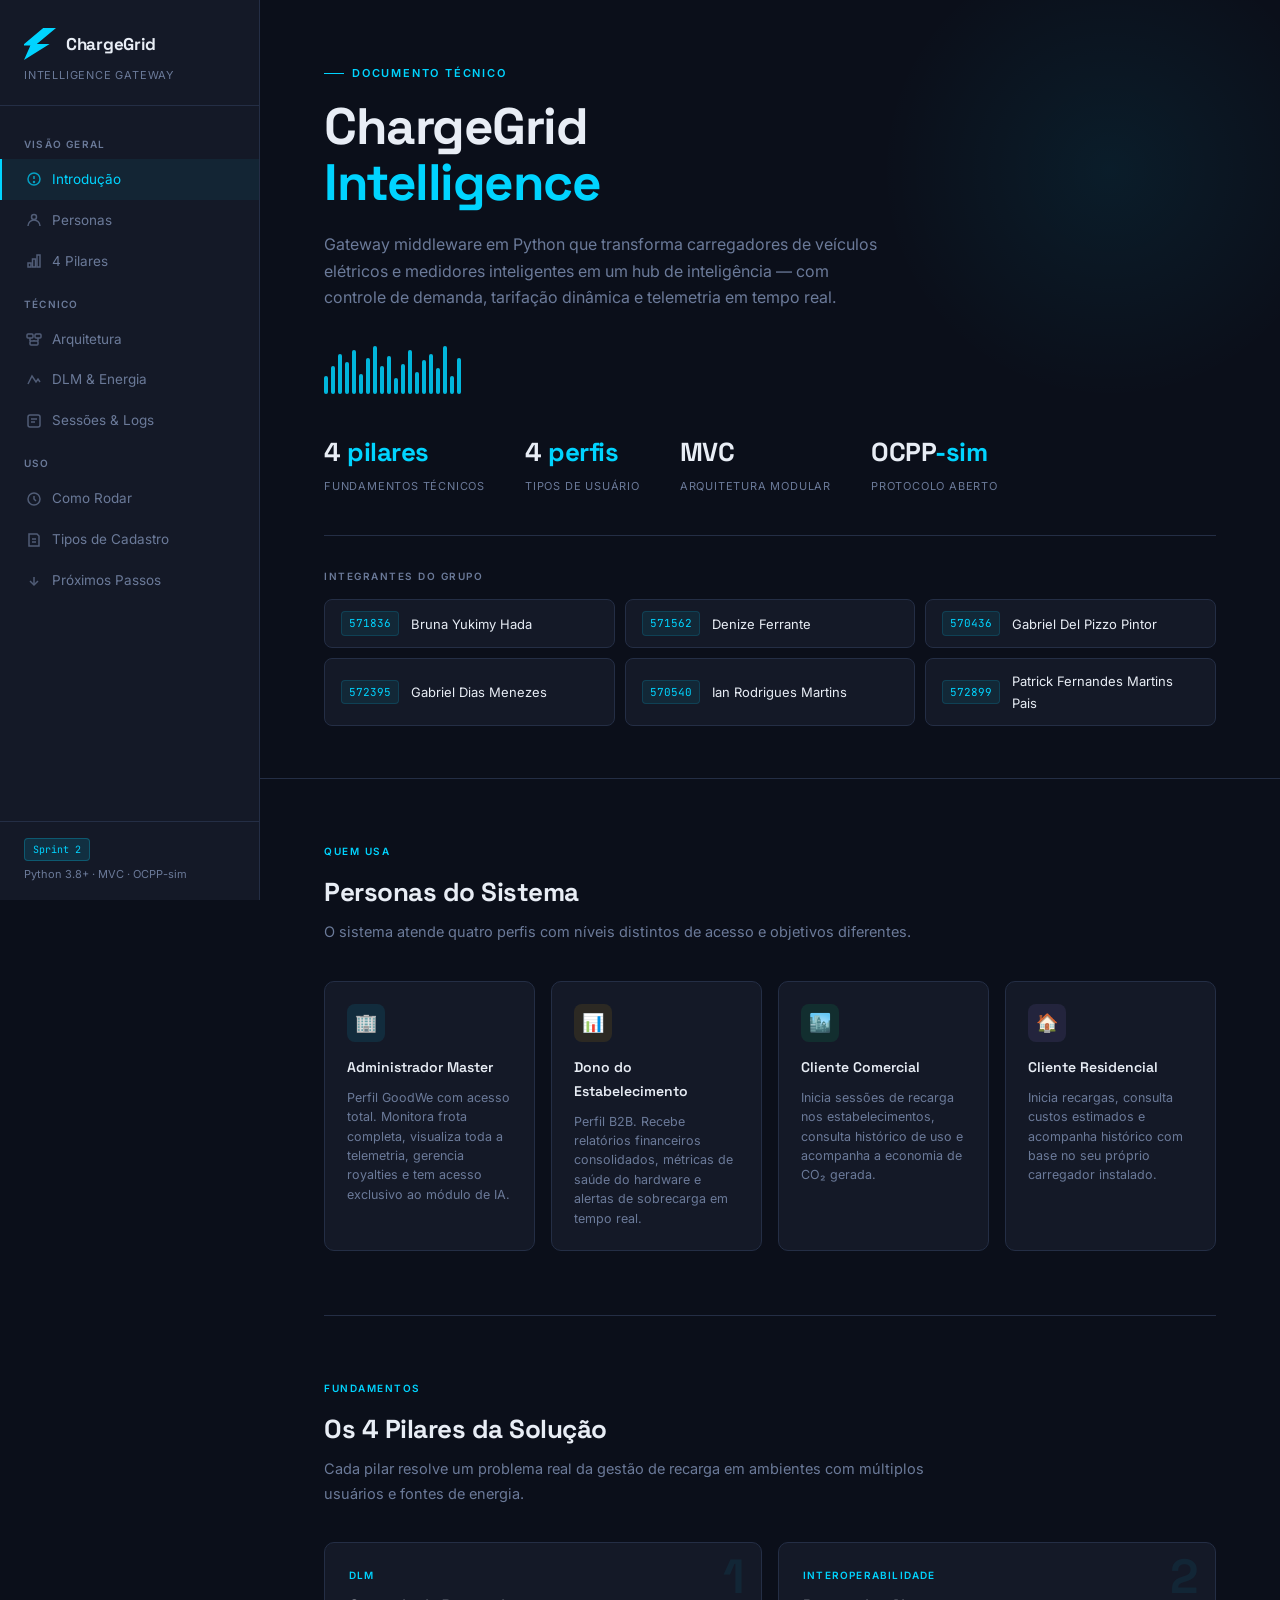
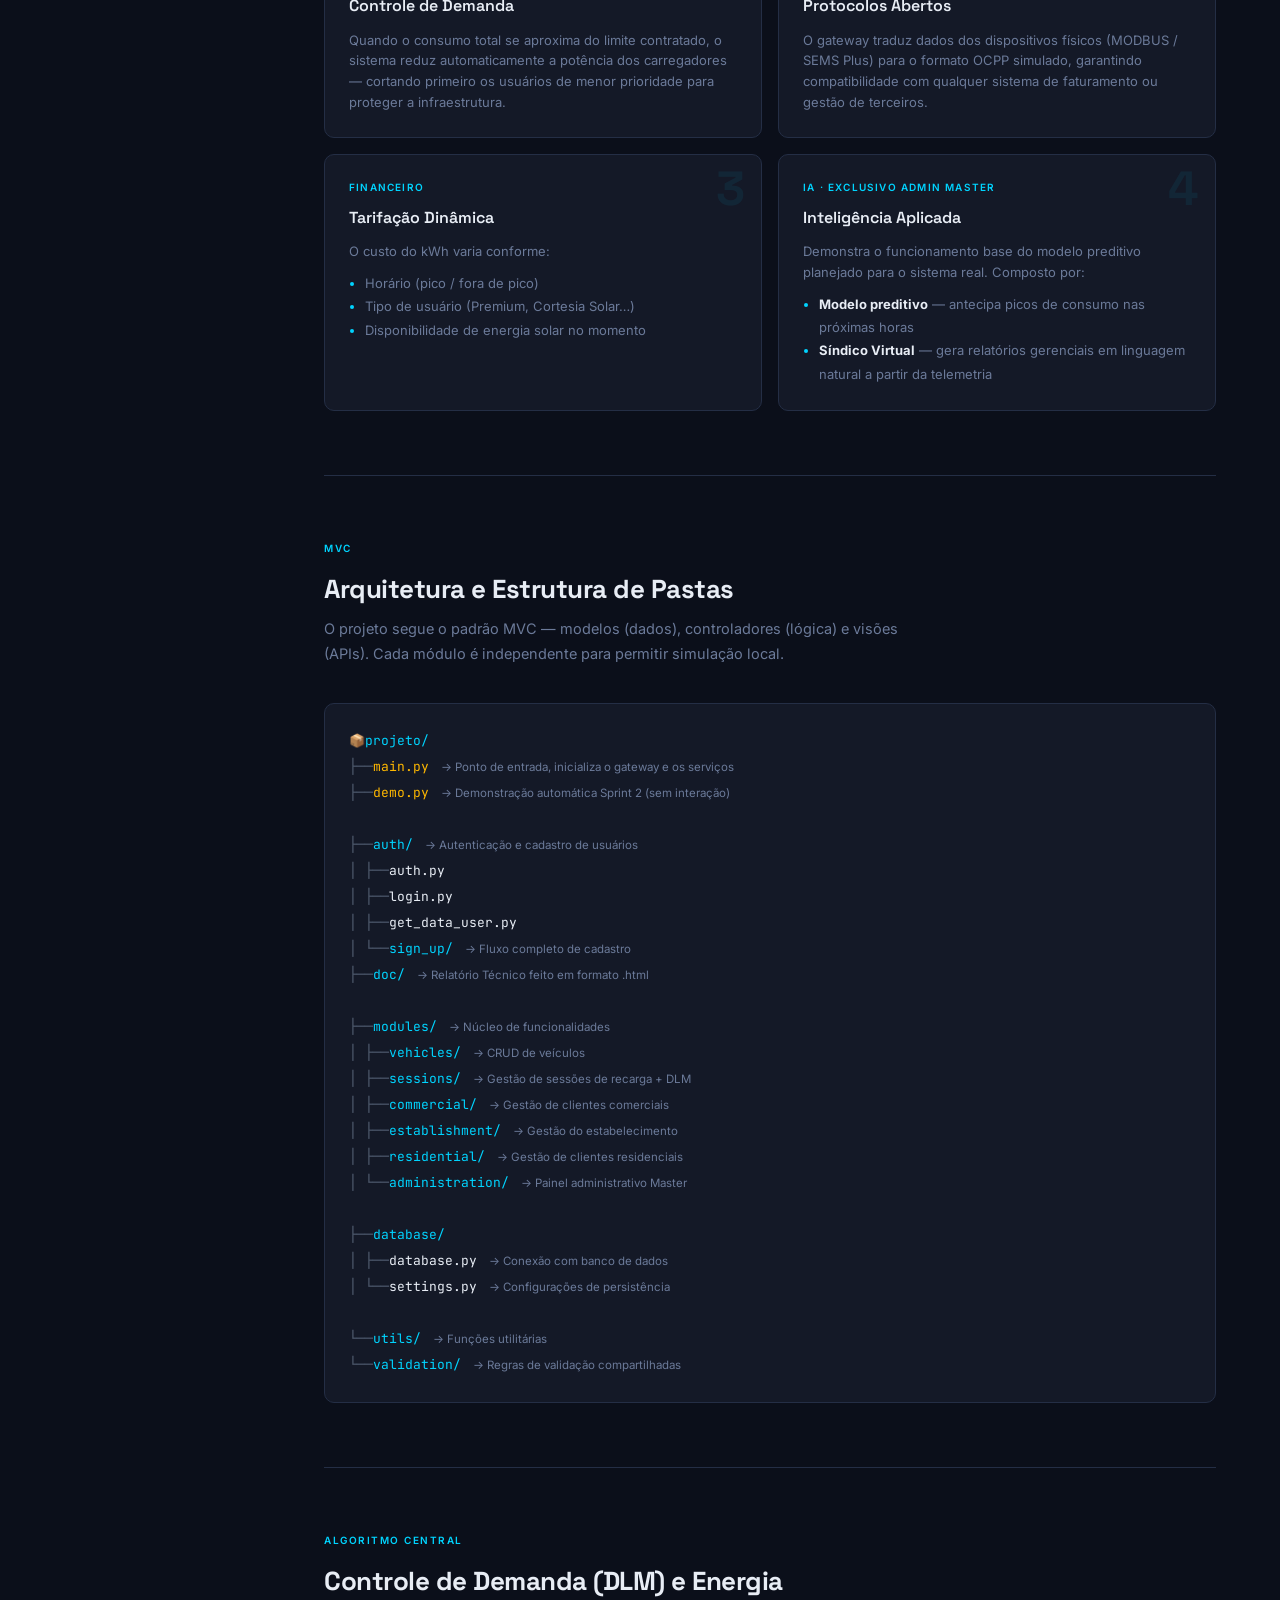
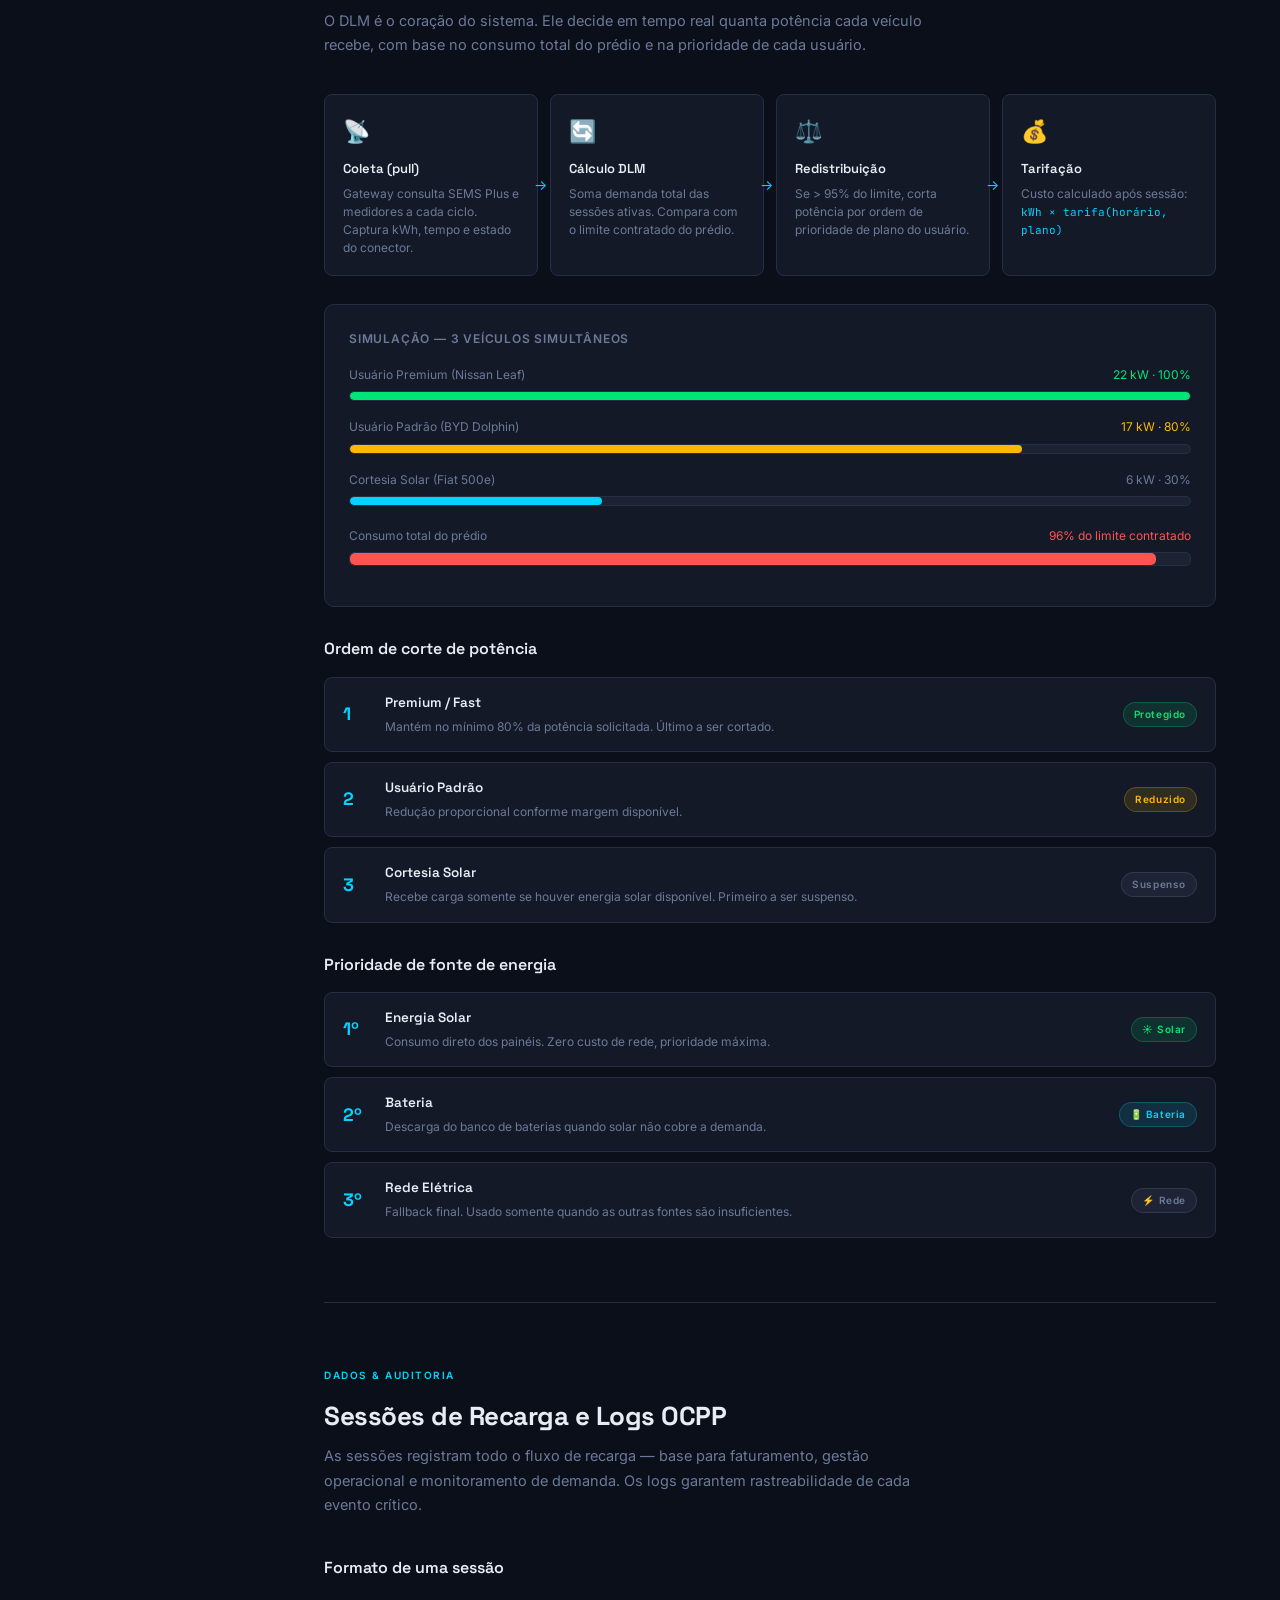
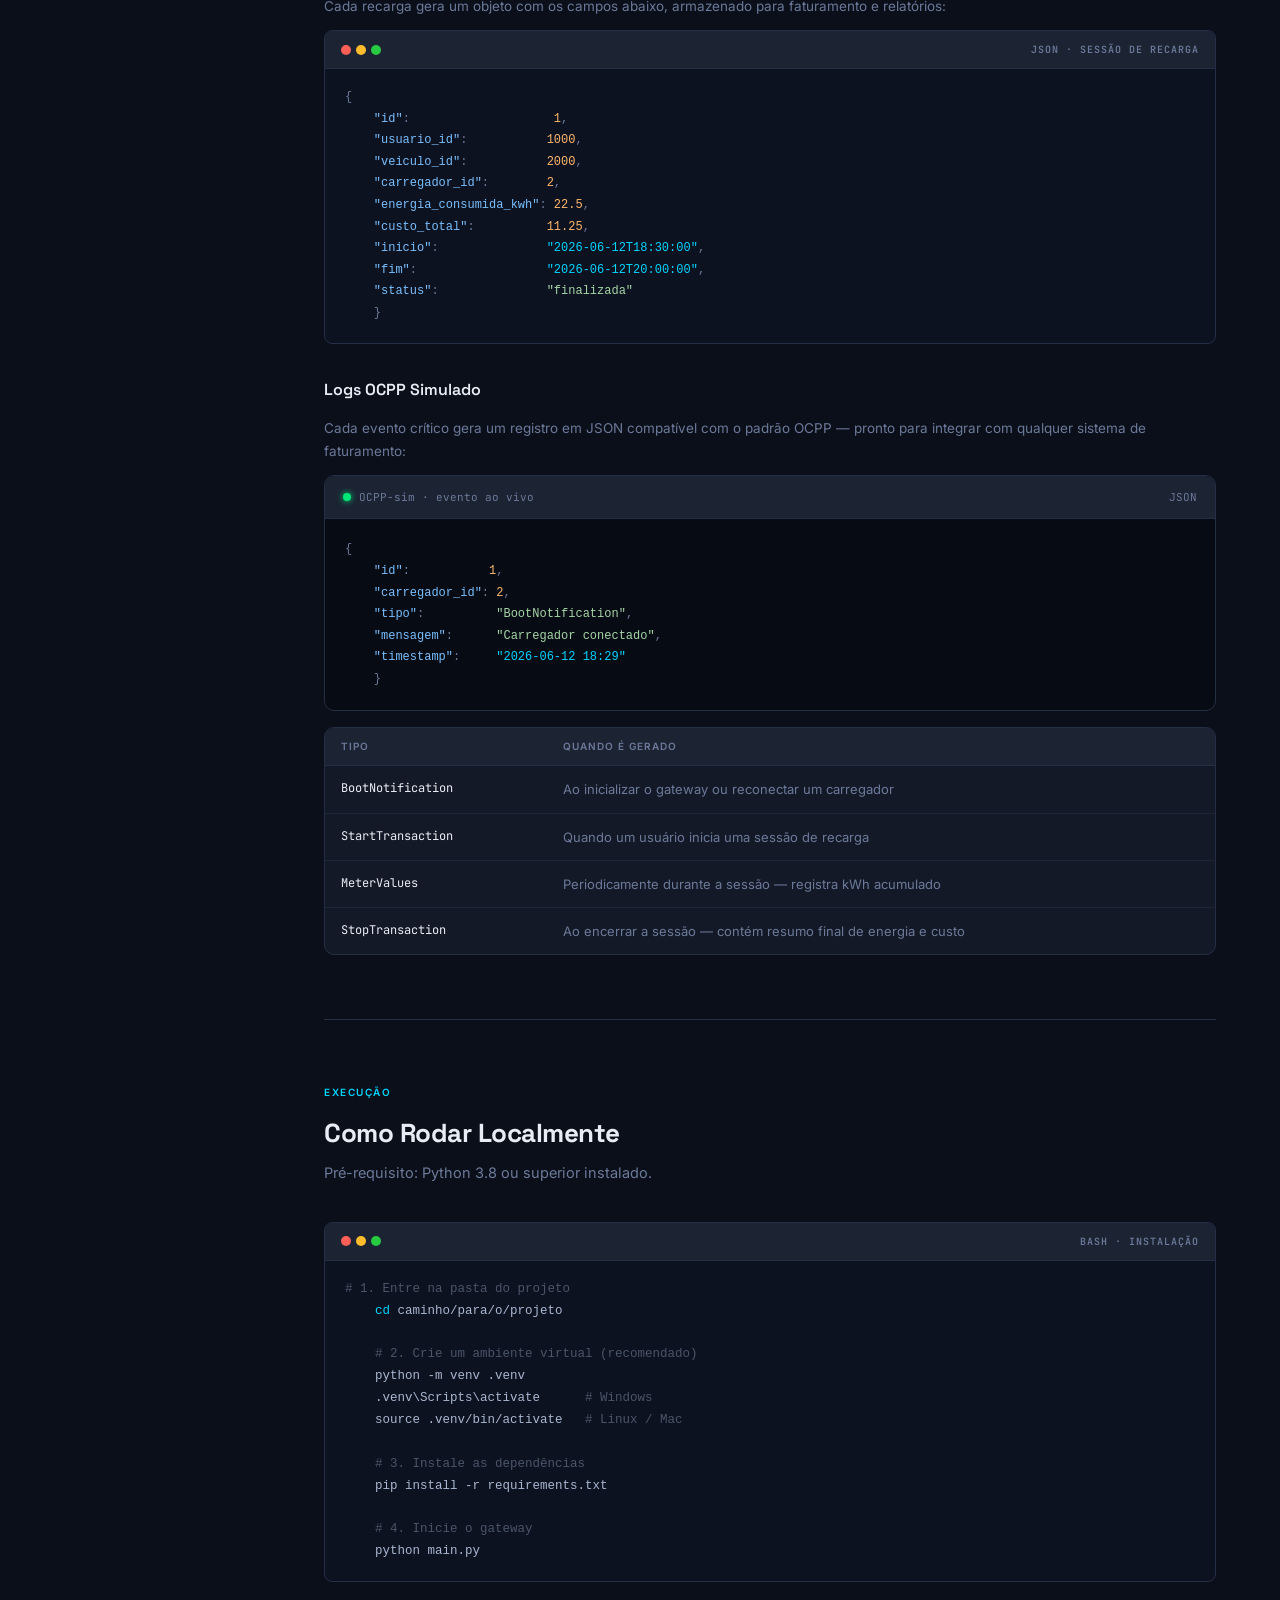
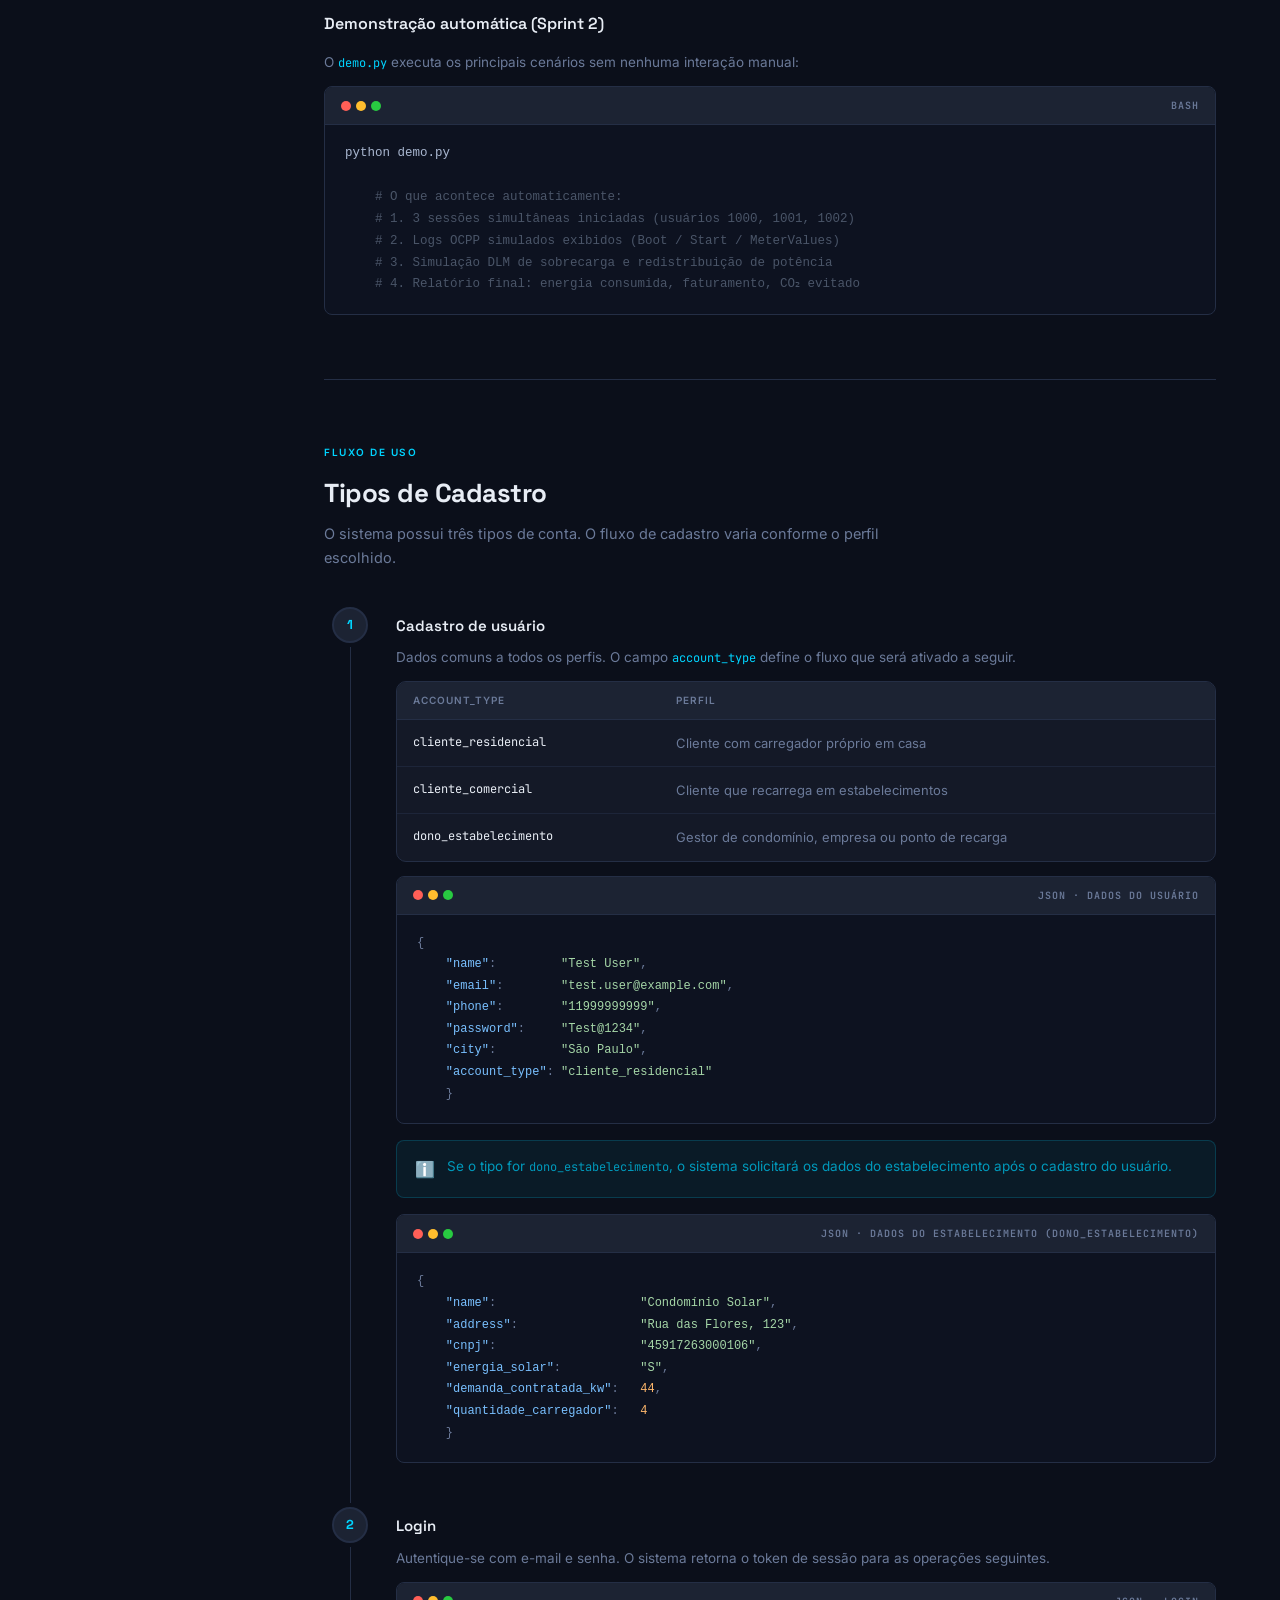
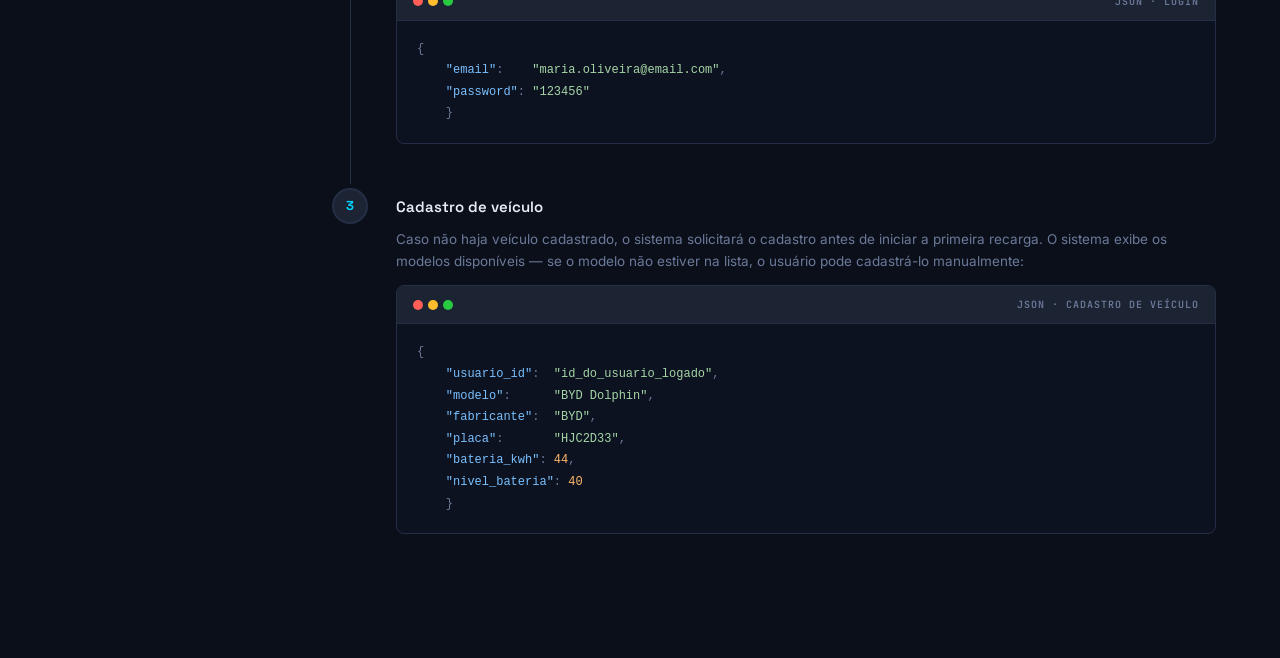
<file: doc/index.html>
<!DOCTYPE html>
<html lang="pt-BR">
    <head>
        <meta charset="UTF-8" />
        <meta name="viewport" content="width=device-width, initial-scale=1.0" />
        <title>ChargeGrid Intelligence — Documento Técnico</title>
        <link rel="stylesheet" href="style.css">
    </head>
    <body>

    <!-- ══════════ SIDEBAR ══════════ -->
    <aside class="sidebar">
    <div class="sidebar-logo">
        <div class="logo-mark">
        <div class="logo-bolt"></div>
        <span class="logo-name">ChargeGrid</span>
        </div>
        <div class="logo-tag">Intelligence Gateway</div>
    </div>

    <nav class="sidebar-nav">
        <div class="nav-group-label">Visão Geral</div>
        <a href="#intro" class="nav-item active">
        <svg class="nav-icon" viewBox="0 0 16 16" fill="none" stroke="currentColor" stroke-width="1.5"><circle cx="8" cy="8" r="6"/><line x1="8" y1="5" x2="8" y2="8"/><circle cx="8" cy="11" r=".5" fill="currentColor"/></svg>
        Introdução
        </a>
        <a href="#personas" class="nav-item">
        <svg class="nav-icon" viewBox="0 0 16 16" fill="none" stroke="currentColor" stroke-width="1.5"><circle cx="8" cy="5" r="2.5"/><path d="M2 14c0-3.3 2.7-6 6-6s6 2.7 6 6"/></svg>
        Personas
        </a>
        <a href="#pillars" class="nav-item">
        <svg class="nav-icon" viewBox="0 0 16 16" fill="none" stroke="currentColor" stroke-width="1.5"><rect x="2" y="10" width="3" height="4"/><rect x="6.5" y="6" width="3" height="8"/><rect x="11" y="2" width="3" height="12"/></svg>
        4 Pilares
        </a>

        <div class="nav-group-label">Técnico</div>
        <a href="#architecture" class="nav-item">
        <svg class="nav-icon" viewBox="0 0 16 16" fill="none" stroke="currentColor" stroke-width="1.5"><rect x="1" y="3" width="6" height="4" rx="1"/><rect x="9" y="3" width="6" height="4" rx="1"/><rect x="4" y="10" width="8" height="4" rx="1"/><line x1="4" y1="7" x2="4" y2="10"/><line x1="12" y1="7" x2="12" y2="10"/><line x1="8" y1="10" x2="8" y2="9"/></svg>
        Arquitetura
        </a>
        <a href="#dlm" class="nav-item">
        <svg class="nav-icon" viewBox="0 0 16 16" fill="none" stroke="currentColor" stroke-width="1.5"><path d="M2 12L6 4l4 6 2-3 2 3"/></svg>
        DLM & Energia
        </a>
        <a href="#sessions" class="nav-item">
        <svg class="nav-icon" viewBox="0 0 16 16" fill="none" stroke="currentColor" stroke-width="1.5"><rect x="2" y="2" width="12" height="12" rx="2"/><line x1="5" y1="6" x2="11" y2="6"/><line x1="5" y1="9" x2="9" y2="9"/></svg>
        Sessões & Logs
        </a>

        <div class="nav-group-label">Uso</div>
        <a href="#howto" class="nav-item">
        <svg class="nav-icon" viewBox="0 0 16 16" fill="none" stroke="currentColor" stroke-width="1.5"><circle cx="8" cy="8" r="6"/><polyline points="8 5 8 8 10 10"/></svg>
        Como Rodar
        </a>
        <a href="#cadastro" class="nav-item">
        <svg class="nav-icon" viewBox="0 0 16 16" fill="none" stroke="currentColor" stroke-width="1.5"><path d="M3 2h8l2 2v10H3V2z"/><line x1="6" y1="7" x2="10" y2="7"/><line x1="6" y1="10" x2="10" y2="10"/></svg>
        Tipos de Cadastro
        </a>
        <a href="#next" class="nav-item">
        <svg class="nav-icon" viewBox="0 0 16 16" fill="none" stroke="currentColor" stroke-width="1.5"><polyline points="4 8 8 12 12 8"/><line x1="8" y1="4" x2="8" y2="12"/></svg>
        Próximos Passos
        </a>
    </nav>

    <div class="sidebar-footer">
        <div class="version-badge">Sprint 2</div>
        <div>Python 3.8+ · MVC · OCPP-sim</div>
    </div>
    </aside>

    <!-- ══════════ MAIN ══════════ -->
    <main class="main">

    <!-- HERO -->
    <section class="hero" id="intro">
        <div class="hero-eyebrow">Documento Técnico</div>
        <h1>ChargeGrid<br/><em>Intelligence</em></h1>
        <p class="hero-desc">
        Gateway middleware em Python que transforma carregadores de veículos elétricos e medidores inteligentes em um hub de inteligência — com controle de demanda, tarifação dinâmica e telemetria em tempo real.
        </p>

        <div class="pulse-bar" aria-hidden="true">
        <span style="animation-delay:.00s;height:18px"></span>
        <span style="animation-delay:.07s;height:28px"></span>
        <span style="animation-delay:.14s;height:40px"></span>
        <span style="animation-delay:.21s;height:32px"></span>
        <span style="animation-delay:.28s;height:44px"></span>
        <span style="animation-delay:.35s;height:20px"></span>
        <span style="animation-delay:.42s;height:36px"></span>
        <span style="animation-delay:.49s;height:48px"></span>
        <span style="animation-delay:.56s;height:28px"></span>
        <span style="animation-delay:.63s;height:38px"></span>
        <span style="animation-delay:.70s;height:16px"></span>
        <span style="animation-delay:.77s;height:30px"></span>
        <span style="animation-delay:.84s;height:44px"></span>
        <span style="animation-delay:.91s;height:22px"></span>
        <span style="animation-delay:.98s;height:34px"></span>
        <span style="animation-delay:1.05s;height:40px"></span>
        <span style="animation-delay:1.12s;height:26px"></span>
        <span style="animation-delay:1.19s;height:48px"></span>
        <span style="animation-delay:1.26s;height:18px"></span>
        <span style="animation-delay:1.33s;height:36px"></span>
        </div>

        <div class="hero-stats">
        <div class="stat">
            <span class="stat-value">4<span> pilares</span></span>
            <span class="stat-label">Fundamentos técnicos</span>
        </div>
        <div class="stat">
            <span class="stat-value">4<span> perfis</span></span>
            <span class="stat-label">Tipos de usuário</span>
        </div>
        <div class="stat">
            <span class="stat-value">MVC<span></span></span>
            <span class="stat-label">Arquitetura modular</span>
        </div>
        <div class="stat">
            <span class="stat-value">OCPP<span>-sim</span></span>
            <span class="stat-label">Protocolo aberto</span>
        </div>
        </div>

        <!-- Group members -->
        <div class="group-members">
        <div class="group-label">Integrantes do Grupo</div>
        <div class="members-grid">
            <div class="member-card"><span class="member-rm">571836</span><span class="member-name">Bruna Yukimy Hada</span></div>
            <div class="member-card"><span class="member-rm">571562</span><span class="member-name">Denize Ferrante</span></div>
            <div class="member-card"><span class="member-rm">570436</span><span class="member-name">Gabriel Del Pizzo Pintor</span></div>
            <div class="member-card"><span class="member-rm">572395</span><span class="member-name">Gabriel Dias Menezes</span></div>
            <div class="member-card"><span class="member-rm">570540</span><span class="member-name">Ian Rodrigues Martins</span></div>
            <div class="member-card"><span class="member-rm">572899</span><span class="member-name">Patrick Fernandes Martins Pais</span></div>
        </div>
        </div>
    </section>

    <!-- CONTENT -->
    <div class="content">

        <!-- PERSONAS -->
        <section class="section" id="personas">
        <div class="section-eyebrow">Quem usa</div>
        <h2>Personas do Sistema</h2>
        <p class="section-intro">O sistema atende quatro perfis com níveis distintos de acesso e objetivos diferentes.</p>

        <div class="personas">
            <div class="persona-card">
            <div class="persona-icon" style="background:rgba(0,212,255,.1);">🏢</div>
            <h3>Administrador Master</h3>
            <p>Perfil GoodWe com acesso total. Monitora frota completa, visualiza toda a telemetria, gerencia royalties e tem acesso exclusivo ao módulo de IA.</p>
            </div>
            <div class="persona-card">
            <div class="persona-icon" style="background:rgba(255,184,0,.1);">📊</div>
            <h3>Dono do Estabelecimento</h3>
            <p>Perfil B2B. Recebe relatórios financeiros consolidados, métricas de saúde do hardware e alertas de sobrecarga em tempo real.</p>
            </div>
            <div class="persona-card">
            <div class="persona-icon" style="background:rgba(0,230,118,.1);">🏙️</div>
            <h3>Cliente Comercial</h3>
            <p>Inicia sessões de recarga nos estabelecimentos, consulta histórico de uso e acompanha a economia de CO₂ gerada.</p>
            </div>
            <div class="persona-card">
            <div class="persona-icon" style="background:rgba(167,139,250,.1);">🏠</div>
            <h3>Cliente Residencial</h3>
            <p>Inicia recargas, consulta custos estimados e acompanha histórico com base no seu próprio carregador instalado.</p>
            </div>
        </div>
        </section>

        <!-- 4 PILLARS -->
        <section class="section" id="pillars">
        <div class="section-eyebrow">Fundamentos</div>
        <h2>Os 4 Pilares da Solução</h2>
        <p class="section-intro">Cada pilar resolve um problema real da gestão de recarga em ambientes com múltiplos usuários e fontes de energia.</p>

        <div class="pillars">
            <div class="pillar">
            <div class="pillar-num">1</div>
            <div class="pillar-label">DLM</div>
            <h3>Controle de Demanda</h3>
            <p>Quando o consumo total se aproxima do limite contratado, o sistema reduz automaticamente a potência dos carregadores — cortando primeiro os usuários de menor prioridade para proteger a infraestrutura.</p>
            </div>
            <div class="pillar">
            <div class="pillar-num">2</div>
            <div class="pillar-label">Interoperabilidade</div>
            <h3>Protocolos Abertos</h3>
            <p>O gateway traduz dados dos dispositivos físicos (MODBUS / SEMS Plus) para o formato OCPP simulado, garantindo compatibilidade com qualquer sistema de faturamento ou gestão de terceiros.</p>
            </div>
            <div class="pillar">
            <div class="pillar-num">3</div>
            <div class="pillar-label">Financeiro</div>
            <h3>Tarifação Dinâmica</h3>
            <p>O custo do kWh varia conforme:</p>
            <ul>
                <li>Horário (pico / fora de pico)</li>
                <li>Tipo de usuário (Premium, Cortesia Solar…)</li>
                <li>Disponibilidade de energia solar no momento</li>
            </ul>
            </div>
            <div class="pillar">
            <div class="pillar-num">4</div>
            <div class="pillar-label">IA · Exclusivo Admin Master</div>
            <h3>Inteligência Aplicada</h3>
            <p>Demonstra o funcionamento base do modelo preditivo planejado para o sistema real. Composto por:</p>
            <ul>
                <li><strong style="color:var(--text)">Modelo preditivo</strong> — antecipa picos de consumo nas próximas horas</li>
                <li><strong style="color:var(--text)">Síndico Virtual</strong> — gera relatórios gerenciais em linguagem natural a partir da telemetria</li>
            </ul>
            </div>
        </div>
        </section>

        <!-- ARCHITECTURE -->
        <section class="section" id="architecture">
        <div class="section-eyebrow">MVC</div>
        <h2>Arquitetura e Estrutura de Pastas</h2>
        <p class="section-intro">O projeto segue o padrão MVC — modelos (dados), controladores (lógica) e visões (APIs). Cada módulo é independente para permitir simulação local.</p>

        <div class="file-tree">
            <div class="tree-row"><span style="color:#4A5568">📦 </span><span class="folder">projeto/</span></div>
            <div class="tree-row"><span style="color:#4A5568">├── </span><span class="special">main.py</span><span class="fdesc">→ Ponto de entrada, inicializa o gateway e os serviços</span></div>
            <div class="tree-row"><span style="color:#4A5568">├── </span><span class="special">demo.py</span><span class="fdesc">→ Demonstração automática Sprint 2 (sem interação)</span></div>
            <div class="tree-row">&nbsp;</div>
            <div class="tree-row"><span style="color:#4A5568">├── </span><span class="folder">auth/</span><span class="fdesc">→ Autenticação e cadastro de usuários</span></div>
            <div class="tree-row"><span style="color:#4A5568">│   ├── </span><span class="fname">auth.py</span></div>
            <div class="tree-row"><span style="color:#4A5568">│   ├── </span><span class="fname">login.py</span></div>
            <div class="tree-row"><span style="color:#4A5568">│   ├── </span><span class="fname">get_data_user.py</span></div>
            <div class="tree-row"><span style="color:#4A5568">│   └── </span><span class="folder">sign_up/</span><span class="fdesc">→ Fluxo completo de cadastro</span></div>
            <div class="tree-row"><span style="color:#4A5568">├── </span><span class="folder">doc/</span><span class="fdesc">→ Relatório Técnico feito em formato .html</span></div>
            <div class="tree-row">&nbsp;</div>
            <div class="tree-row"><span style="color:#4A5568">├── </span><span class="folder">modules/</span><span class="fdesc">→ Núcleo de funcionalidades</span></div>
            <div class="tree-row"><span style="color:#4A5568">│   ├── </span><span class="folder">vehicles/</span><span class="fdesc">→ CRUD de veículos</span></div>
            <div class="tree-row"><span style="color:#4A5568">│   ├── </span><span class="folder">sessions/</span><span class="fdesc">→ Gestão de sessões de recarga + DLM</span></div>
            <div class="tree-row"><span style="color:#4A5568">│   ├── </span><span class="folder">commercial/</span><span class="fdesc">→ Gestão de clientes comerciais</span></div>
            <div class="tree-row"><span style="color:#4A5568">│   ├── </span><span class="folder">establishment/</span><span class="fdesc">→ Gestão do estabelecimento</span></div>
            <div class="tree-row"><span style="color:#4A5568">│   ├── </span><span class="folder">residential/</span><span class="fdesc">→ Gestão de clientes residenciais</span></div>
            <div class="tree-row"><span style="color:#4A5568">│   └── </span><span class="folder">administration/</span><span class="fdesc">→ Painel administrativo Master</span></div>
            <div class="tree-row">&nbsp;</div>
            <div class="tree-row"><span style="color:#4A5568">├── </span><span class="folder">database/</span></div>
            <div class="tree-row"><span style="color:#4A5568">│   ├── </span><span class="fname">database.py</span><span class="fdesc">→ Conexão com banco de dados</span></div>
            <div class="tree-row"><span style="color:#4A5568">│   └── </span><span class="fname">settings.py</span><span class="fdesc">→ Configurações de persistência</span></div>
            <div class="tree-row">&nbsp;</div>
            <div class="tree-row"><span style="color:#4A5568">└── </span><span class="folder">utils/</span><span class="fdesc">→ Funções utilitárias</span></div>
            <div class="tree-row"><span style="color:#4A5568">    └── </span><span class="folder">validation/</span><span class="fdesc">→ Regras de validação compartilhadas</span></div>
        </div>
        </section>

        <!-- DLM -->
        <section class="section" id="dlm">
        <div class="section-eyebrow">Algoritmo Central</div>
        <h2>Controle de Demanda (DLM) e Energia</h2>
        <p class="section-intro">O DLM é o coração do sistema. Ele decide em tempo real quanta potência cada veículo recebe, com base no consumo total do prédio e na prioridade de cada usuário.</p>

        <div class="flow-grid" style="margin-bottom: 28px;">
            <div class="flow-card">
            <div class="flow-icon">📡</div>
            <h4>Coleta (pull)</h4>
            <p>Gateway consulta SEMS Plus e medidores a cada ciclo. Captura kWh, tempo e estado do conector.</p>
            </div>
            <div class="flow-card">
            <div class="flow-icon">🔄</div>
            <h4>Cálculo DLM</h4>
            <p>Soma demanda total das sessões ativas. Compara com o limite contratado do prédio.</p>
            </div>
            <div class="flow-card">
            <div class="flow-icon">⚖️</div>
            <h4>Redistribuição</h4>
            <p>Se &gt; 95% do limite, corta potência por ordem de prioridade de plano do usuário.</p>
            </div>
            <div class="flow-card">
            <div class="flow-icon">💰</div>
            <h4>Tarifação</h4>
            <p>Custo calculado após sessão: <code style="font-family:var(--font-mono);font-size:11px;color:var(--cyan)">kWh × tarifa(horário, plano)</code></p>
            </div>
        </div>

        <!-- Simulation bars -->
        <div class="dlm-visual" style="margin-bottom: 24px;">
            <p style="font-size:12px;font-weight:600;letter-spacing:.8px;text-transform:uppercase;color:var(--muted);margin-bottom:16px;">Simulação — 3 Veículos Simultâneos</p>
            <div class="dlm-bar-wrap">
            <div class="dlm-bar-label"><span>Usuário Premium (Nissan Leaf)</span><span style="color:var(--green)">22 kW · 100%</span></div>
            <div class="dlm-bar-track"><div class="dlm-bar-fill fill-green" style="width:100%"></div></div>
            </div>
            <div class="dlm-bar-wrap">
            <div class="dlm-bar-label"><span>Usuário Padrão (BYD Dolphin)</span><span style="color:var(--amber)">17 kW · 80%</span></div>
            <div class="dlm-bar-track"><div class="dlm-bar-fill fill-amber" style="width:80%"></div></div>
            </div>
            <div class="dlm-bar-wrap">
            <div class="dlm-bar-label"><span>Cortesia Solar (Fiat 500e)</span><span style="color:var(--muted)">6 kW · 30%</span></div>
            <div class="dlm-bar-track"><div class="dlm-bar-fill fill-cyan" style="width:30%"></div></div>
            </div>
            <div class="dlm-bar-wrap" style="margin-top:20px;">
            <div class="dlm-bar-label"><span>Consumo total do prédio</span><span style="color:#FF5252">96% do limite contratado</span></div>
            <div class="dlm-bar-track" style="height:14px;"><div class="dlm-bar-fill fill-red" style="width:96%"></div></div>
            </div>
        </div>

        <h3 class="sub-h">Ordem de corte de potência</h3>
        <div class="priority-list" style="margin-bottom: 28px;">
            <div class="priority-row">
            <div class="pri-num">1</div>
            <div class="pri-info"><h4>Premium / Fast</h4><p>Mantém no mínimo 80% da potência solicitada. Último a ser cortado.</p></div>
            <span class="pri-badge badge-green">Protegido</span>
            </div>
            <div class="priority-row">
            <div class="pri-num">2</div>
            <div class="pri-info"><h4>Usuário Padrão</h4><p>Redução proporcional conforme margem disponível.</p></div>
            <span class="pri-badge badge-amber">Reduzido</span>
            </div>
            <div class="priority-row">
            <div class="pri-num">3</div>
            <div class="pri-info"><h4>Cortesia Solar</h4><p>Recebe carga somente se houver energia solar disponível. Primeiro a ser suspenso.</p></div>
            <span class="pri-badge badge-gray">Suspenso</span>
            </div>
        </div>

        <h3 class="sub-h">Prioridade de fonte de energia</h3>
        <div class="priority-list">
            <div class="priority-row">
            <div class="pri-num">1º</div>
            <div class="pri-info"><h4>Energia Solar</h4><p>Consumo direto dos painéis. Zero custo de rede, prioridade máxima.</p></div>
            <span class="pri-badge badge-green">☀️ Solar</span>
            </div>
            <div class="priority-row">
            <div class="pri-num">2º</div>
            <div class="pri-info"><h4>Bateria</h4><p>Descarga do banco de baterias quando solar não cobre a demanda.</p></div>
            <span class="pri-badge badge-cyan">🔋 Bateria</span>
            </div>
            <div class="priority-row">
            <div class="pri-num">3º</div>
            <div class="pri-info"><h4>Rede Elétrica</h4><p>Fallback final. Usado somente quando as outras fontes são insuficientes.</p></div>
            <span class="pri-badge badge-gray">⚡ Rede</span>
            </div>
        </div>
        </section>

        <!-- SESSIONS & LOGS -->
        <section class="section" id="sessions">
        <div class="section-eyebrow">Dados & Auditoria</div>
        <h2>Sessões de Recarga e Logs OCPP</h2>
        <p class="section-intro">As sessões registram todo o fluxo de recarga — base para faturamento, gestão operacional e monitoramento de demanda. Os logs garantem rastreabilidade de cada evento crítico.</p>

        <h3 class="sub-h">Formato de uma sessão</h3>
        <p style="font-size:13.5px;color:var(--muted);margin-bottom:12px;">Cada recarga gera um objeto com os campos abaixo, armazenado para faturamento e relatórios:</p>
        <div class="code-block">
            <div class="code-header">
            <div class="code-dots"><span></span><span></span><span></span></div>
            <span class="code-lang">json · sessão de recarga</span>
            </div>
            <div class="log-body" style="padding:18px 20px;"><pre>{
    <span class="log-key">"id"</span>:                    <span class="log-num">1</span>,
    <span class="log-key">"usuario_id"</span>:           <span class="log-num">1000</span>,
    <span class="log-key">"veiculo_id"</span>:           <span class="log-num">2000</span>,
    <span class="log-key">"carregador_id"</span>:        <span class="log-num">2</span>,
    <span class="log-key">"energia_consumida_kwh"</span>: <span class="log-num">22.5</span>,
    <span class="log-key">"custo_total"</span>:          <span class="log-num">11.25</span>,
    <span class="log-key">"inicio"</span>:               <span class="log-ts">"2026-06-12T18:30:00"</span>,
    <span class="log-key">"fim"</span>:                  <span class="log-ts">"2026-06-12T20:00:00"</span>,
    <span class="log-key">"status"</span>:               <span class="log-str">"finalizada"</span>
    }</pre></div>
        </div>

        <h3 class="sub-h" style="margin-top:32px;">Logs OCPP Simulado</h3>
        <p style="font-size:13.5px;color:var(--muted);margin-bottom:12px;">Cada evento crítico gera um registro em JSON compatível com o padrão OCPP — pronto para integrar com qualquer sistema de faturamento:</p>

        <div class="log-block">
            <div class="log-header">
            <div class="log-dot"></div>
            <span>OCPP-sim · evento ao vivo</span>
            <span style="margin-left:auto">JSON</span>
            </div>
            <div class="log-body"><pre>{
    <span class="log-key">"id"</span>:           <span class="log-num">1</span>,
    <span class="log-key">"carregador_id"</span>: <span class="log-num">2</span>,
    <span class="log-key">"tipo"</span>:          <span class="log-str">"BootNotification"</span>,
    <span class="log-key">"mensagem"</span>:      <span class="log-str">"Carregador conectado"</span>,
    <span class="log-key">"timestamp"</span>:     <span class="log-ts">"2026-06-12 18:29"</span>
    }</pre></div>
        </div>

        <div style="margin-top:16px;">
            <div class="table-wrap">
            <table class="data-table">
                <thead><tr><th>tipo</th><th>Quando é gerado</th></tr></thead>
                <tbody>
                <tr><td>BootNotification</td><td>Ao inicializar o gateway ou reconectar um carregador</td></tr>
                <tr><td>StartTransaction</td><td>Quando um usuário inicia uma sessão de recarga</td></tr>
                <tr><td>MeterValues</td><td>Periodicamente durante a sessão — registra kWh acumulado</td></tr>
                <tr><td>StopTransaction</td><td>Ao encerrar a sessão — contém resumo final de energia e custo</td></tr>
                </tbody>
            </table>
            </div>
        </div>
        </section>

        <!-- HOW TO RUN -->
        <section class="section" id="howto">
        <div class="section-eyebrow">Execução</div>
        <h2>Como Rodar Localmente</h2>
        <p class="section-intro">Pré-requisito: Python 3.8 ou superior instalado.</p>

        <div class="code-block">
            <div class="code-header">
            <div class="code-dots"><span></span><span></span><span></span></div>
            <span class="code-lang">bash · instalação</span>
            </div>
            <div class="code-body"><pre><span class="cm"># 1. Entre na pasta do projeto</span>
    <span class="hl">cd</span> caminho/para/o/projeto

    <span class="cm"># 2. Crie um ambiente virtual (recomendado)</span>
    python -m venv .venv
    .venv\Scripts\activate      <span class="cm"># Windows</span>
    source .venv/bin/activate   <span class="cm"># Linux / Mac</span>

    <span class="cm"># 3. Instale as dependências</span>
    pip install -r requirements.txt

    <span class="cm"># 4. Inicie o gateway</span>
    python main.py</pre></div>
        </div>

        <h3 class="sub-h">Demonstração automática (Sprint 2)</h3>
        <p style="font-size:13.5px;color:var(--muted);margin-bottom:12px;">O <code style="font-family:var(--font-mono);color:var(--cyan);font-size:12px">demo.py</code> executa os principais cenários sem nenhuma interação manual:</p>

        <div class="code-block">
            <div class="code-header">
            <div class="code-dots"><span></span><span></span><span></span></div>
            <span class="code-lang">bash</span>
            </div>
            <div class="code-body"><pre>python demo.py

    <span class="cm"># O que acontece automaticamente:</span>
    <span class="cm"># 1. 3 sessões simultâneas iniciadas (usuários 1000, 1001, 1002)</span>
    <span class="cm"># 2. Logs OCPP simulados exibidos (Boot / Start / MeterValues)</span>
    <span class="cm"># 3. Simulação DLM de sobrecarga e redistribuição de potência</span>
    <span class="cm"># 4. Relatório final: energia consumida, faturamento, CO₂ evitado</span></pre></div>
        </div>
        </section>

        <!-- CADASTRO -->
        <section class="section" id="cadastro">
        <div class="section-eyebrow">Fluxo de Uso</div>
        <h2>Tipos de Cadastro</h2>
        <p class="section-intro">O sistema possui três tipos de conta. O fluxo de cadastro varia conforme o perfil escolhido.</p>

        <div class="steps">

            <!-- Step 1 -->
            <div class="step">
            <div class="step-left">
                <div class="step-num">1</div>
                <div class="step-line"></div>
            </div>
            <div class="step-body">
                <h3>Cadastro de usuário</h3>
                <p>Dados comuns a todos os perfis. O campo <code style="font-family:var(--font-mono);color:var(--cyan);font-size:12px">account_type</code> define o fluxo que será ativado a seguir.</p>

                <div class="table-wrap" style="margin-bottom:14px;">
                <table class="data-table">
                    <thead><tr><th>account_type</th><th>Perfil</th></tr></thead>
                    <tbody>
                    <tr><td>cliente_residencial</td><td>Cliente com carregador próprio em casa</td></tr>
                    <tr><td>cliente_comercial</td><td>Cliente que recarrega em estabelecimentos</td></tr>
                    <tr><td>dono_estabelecimento</td><td>Gestor de condomínio, empresa ou ponto de recarga</td></tr>
                    </tbody>
                </table>
                </div>

                <div class="code-block">
                <div class="code-header">
                    <div class="code-dots"><span></span><span></span><span></span></div>
                    <span class="code-lang">json · dados do usuário</span>
                </div>
                <div class="log-body" style="padding:18px 20px;"><pre>{
    <span class="log-key">"name"</span>:         <span class="log-str">"Test User"</span>,
    <span class="log-key">"email"</span>:        <span class="log-str">"test.user@example.com"</span>,
    <span class="log-key">"phone"</span>:        <span class="log-str">"11999999999"</span>,
    <span class="log-key">"password"</span>:     <span class="log-str">"Test@1234"</span>,
    <span class="log-key">"city"</span>:         <span class="log-str">"São Paulo"</span>,
    <span class="log-key">"account_type"</span>: <span class="log-str">"cliente_residencial"</span>
    }</pre></div>
                </div>

                <div class="alert alert-info">
                <span class="alert-icon">ℹ️</span>
                <span>Se o tipo for <code style="font-family:var(--font-mono);font-size:12px">dono_estabelecimento</code>, o sistema solicitará os dados do estabelecimento após o cadastro do usuário.</span>
                </div>

                <div class="code-block">
                <div class="code-header">
                    <div class="code-dots"><span></span><span></span><span></span></div>
                    <span class="code-lang">json · dados do estabelecimento (dono_estabelecimento)</span>
                </div>
                <div class="log-body" style="padding:18px 20px;"><pre>{
    <span class="log-key">"name"</span>:                    <span class="log-str">"Condomínio Solar"</span>,
    <span class="log-key">"address"</span>:                 <span class="log-str">"Rua das Flores, 123"</span>,
    <span class="log-key">"cnpj"</span>:                    <span class="log-str">"45917263000106"</span>,
    <span class="log-key">"energia_solar"</span>:           <span class="log-str">"S"</span>,
    <span class="log-key">"demanda_contratada_kw"</span>:   <span class="log-num">44</span>,
    <span class="log-key">"quantidade_carregador"</span>:   <span class="log-num">4</span>
    }</pre></div>
                </div>
            </div>
            </div>

            <!-- Step 2 -->
            <div class="step">
            <div class="step-left">
                <div class="step-num">2</div>
                <div class="step-line"></div>
            </div>
            <div class="step-body">
                <h3>Login</h3>
                <p>Autentique-se com e-mail e senha. O sistema retorna o token de sessão para as operações seguintes.</p>
                <div class="code-block">
                <div class="code-header">
                    <div class="code-dots"><span></span><span></span><span></span></div>
                    <span class="code-lang">json · login</span>
                </div>
                <div class="log-body" style="padding:18px 20px;"><pre>{
    <span class="log-key">"email"</span>:    <span class="log-str">"maria.oliveira@email.com"</span>,
    <span class="log-key">"password"</span>: <span class="log-str">"123456"</span>
    }</pre></div>
                </div>
            </div>
            </div>

            <!-- Step 3 -->
            <div class="step">
            <div class="step-left">
                <div class="step-num">3</div>
                <div class="step-line"></div>
            </div>
            <div class="step-body">
                <h3>Cadastro de veículo</h3>
                <p>Caso não haja veículo cadastrado, o sistema solicitará o cadastro antes de iniciar a primeira recarga. O sistema exibe os modelos disponíveis — se o modelo não estiver na lista, o usuário pode cadastrá-lo manualmente:</p>
                <div class="code-block">
                <div class="code-header">
                    <div class="code-dots"><span></span><span></span><span></span></div>
                    <span class="code-lang">json · cadastro de veículo</span>
                </div>
                <div class="log-body" style="padding:18px 20px;"><pre>{
    <span class="log-key">"usuario_id"</span>:  <span class="log-str">"id_do_usuario_logado"</span>,
    <span class="log-key">"modelo"</span>:      <span class="log-str">"BYD Dolphin"</span>,
    <span class="log-key">"fabricante"</span>:  <span class="log-str">"BYD"</span>,
    <span class="log-key">"placa"</span>:       <span class="log-str">"HJC2D33"</span>,
    <span class="log-key">"bateria_kwh"</span>: <span class="log-num">44</span>,
    <span class="log-key">"nivel_bateria"</span>: <span class="log-num">40</span>
    }</pre></div>
                </div>
            </div>
            </div>

        </div><!-- /steps -->
        </section>

    </div><!-- /content -->
    </main>
    <script src="script.js"></script>

    </body>
</html>
</file>
<file: doc/style.css>
@import url("https://fonts.googleapis.com/css2?family=Space+Grotesk:wght@300;400;500;600;700&family=Inter:wght@300;400;500&family=JetBrains+Mono:wght@400;500&display=swap");
  
  *, *::before, *::after { box-sizing: border-box; margin: 0; padding: 0; }

  :root {
    --bg:        #0B0F1A;
    --surface:   #141927;
    --surface2:  #1C2333;
    --border:    #242E45;
    --cyan:      #00D4FF;
    --cyan-dim:  #0099BB;
    --amber:     #FFB800;
    --green:     #00E676;
    --text:      #E8EDF5;
    --muted:     #6B7A99;
    --sidebar-w: 260px;
    --font-display: 'Space Grotesk', sans-serif;
    --font-body:    'Inter', sans-serif;
    --font-mono:    'JetBrains Mono', monospace;
  }

  html { scroll-behavior: smooth; }

  body {
    background: var(--bg);
    color: var(--text);
    font-family: var(--font-body);
    font-size: 15px;
    line-height: 1.7;
    display: flex;
    min-height: 100vh;
  }

  /* ── SIDEBAR ── */
  .sidebar {
    width: var(--sidebar-w);
    min-height: 100vh;
    background: var(--surface);
    border-right: 1px solid var(--border);
    position: fixed;
    top: 0; left: 0;
    display: flex;
    flex-direction: column;
    overflow-y: auto;
    z-index: 100;
  }

  .sidebar-logo {
    padding: 28px 24px 20px;
    border-bottom: 1px solid var(--border);
  }

  .logo-mark {
    display: flex;
    align-items: center;
    gap: 10px;
    margin-bottom: 6px;
  }

  .logo-bolt {
    width: 32px; height: 32px;
    background: var(--cyan);
    clip-path: polygon(60% 0%, 100% 0%, 40% 50%, 80% 50%, 0% 100%, 20% 55%, -5% 55%);
    flex-shrink: 0;
  }

  .logo-name {
    font-family: var(--font-display);
    font-size: 17px;
    font-weight: 700;
    letter-spacing: -0.3px;
    color: var(--text);
  }

  .logo-tag {
    font-size: 11px;
    color: var(--muted);
    letter-spacing: 0.8px;
    text-transform: uppercase;
  }

  .sidebar-nav { padding: 16px 0; flex: 1; }

  .nav-group-label {
    font-size: 10px;
    font-weight: 600;
    letter-spacing: 1.2px;
    text-transform: uppercase;
    color: var(--muted);
    padding: 14px 24px 6px;
  }

  .nav-item {
    display: flex;
    align-items: center;
    gap: 10px;
    padding: 9px 24px;
    color: var(--muted);
    text-decoration: none;
    font-size: 13.5px;
    font-weight: 400;
    transition: color .15s, background .15s;
    border-left: 2px solid transparent;
  }

  .nav-item:hover { color: var(--text); background: var(--surface2); }
  .nav-item.active { color: var(--cyan); border-left-color: var(--cyan); background: rgba(0,212,255,.06); }

  .nav-icon { width: 16px; height: 16px; opacity: .7; flex-shrink: 0; }

  .sidebar-footer {
    padding: 16px 24px;
    border-top: 1px solid var(--border);
    font-size: 11px;
    color: var(--muted);
  }

  .version-badge {
    display: inline-block;
    background: rgba(0,212,255,.12);
    color: var(--cyan);
    border: 1px solid rgba(0,212,255,.25);
    border-radius: 4px;
    padding: 2px 8px;
    font-size: 10px;
    font-family: var(--font-mono);
    margin-bottom: 4px;
  }

  /* ── MAIN ── */
  .main { margin-left: var(--sidebar-w); flex: 1; max-width: 100%; }

  /* ── HERO ── */
  .hero {
    padding: 64px 64px 52px;
    border-bottom: 1px solid var(--border);
    position: relative;
    overflow: hidden;
  }

  .hero::before {
    content: '';
    position: absolute;
    top: -80px; right: -80px;
    width: 500px; height: 500px;
    background: radial-gradient(circle, rgba(0,212,255,.07) 0%, transparent 65%);
    pointer-events: none;
  }

  .hero-eyebrow {
    font-size: 11px;
    font-weight: 600;
    letter-spacing: 1.8px;
    text-transform: uppercase;
    color: var(--cyan);
    margin-bottom: 16px;
    display: flex;
    align-items: center;
    gap: 8px;
  }

  .hero-eyebrow::before {
    content: '';
    display: inline-block;
    width: 20px; height: 1px;
    background: var(--cyan);
  }

  .hero h1 {
    font-family: var(--font-display);
    font-size: clamp(32px, 4vw, 52px);
    font-weight: 700;
    line-height: 1.1;
    letter-spacing: -1.5px;
    color: var(--text);
    margin-bottom: 20px;
  }

  .hero h1 em { font-style: normal; color: var(--cyan); }

  .hero-desc {
    font-size: 16px;
    color: var(--muted);
    max-width: 560px;
    line-height: 1.65;
    margin-bottom: 36px;
  }

  /* Pulse bar */
  .pulse-bar {
    display: flex;
    align-items: flex-end;
    gap: 3px;
    height: 48px;
    margin-bottom: 36px;
  }

  .pulse-bar span {
    display: block;
    width: 4px;
    border-radius: 2px;
    background: var(--cyan);
    animation: pulse-wave 1.4s ease-in-out infinite;
    opacity: .85;
  }

  @keyframes pulse-wave {
    0%, 100% { transform: scaleY(.2); opacity: .3; }
    50%       { transform: scaleY(1);  opacity: 1;  }
  }

  .hero-stats {
    display: flex;
    gap: 40px;
    flex-wrap: wrap;
    margin-bottom: 40px;
  }

  .stat { display: flex; flex-direction: column; gap: 2px; }

  .stat-value {
    font-family: var(--font-display);
    font-size: 26px;
    font-weight: 700;
    color: var(--text);
    letter-spacing: -0.5px;
  }

  .stat-value span { color: var(--cyan); }
  .stat-label { font-size: 11px; color: var(--muted); text-transform: uppercase; letter-spacing: .8px; }

  /* ── GROUP MEMBERS ── */
  .group-members {
    padding-top: 32px;
    border-top: 1px solid var(--border);
  }

  .group-label {
    font-size: 10px;
    font-weight: 600;
    letter-spacing: 1.5px;
    text-transform: uppercase;
    color: var(--muted);
    margin-bottom: 14px;
  }

  .members-grid {
    display: grid;
    grid-template-columns: repeat(auto-fill, minmax(220px, 1fr));
    gap: 10px;
  }

  .member-card {
    display: flex;
    align-items: center;
    gap: 12px;
    background: var(--surface);
    border: 1px solid var(--border);
    border-radius: 8px;
    padding: 11px 16px;
    transition: border-color .2s;
  }

  .member-card:hover { border-color: rgba(0,212,255,.3); }

  .member-rm {
    font-family: var(--font-mono);
    font-size: 11px;
    color: var(--cyan);
    background: rgba(0,212,255,.08);
    border: 1px solid rgba(0,212,255,.15);
    border-radius: 4px;
    padding: 2px 7px;
    white-space: nowrap;
    flex-shrink: 0;
  }

  .member-name { font-size: 13px; color: var(--text); font-weight: 400; }

  /* ── CONTENT ── */
  .content { padding: 0 64px 80px; }

  /* ── SECTION ── */
  .section {
    padding-top: 64px;
    border-top: 1px solid var(--border);
    margin-top: 64px;
  }

  .section:first-child { border-top: none; margin-top: 0; }

  .section-eyebrow {
    font-size: 10px;
    font-weight: 600;
    letter-spacing: 1.5px;
    text-transform: uppercase;
    color: var(--cyan);
    margin-bottom: 10px;
  }

  .section h2 {
    font-family: var(--font-display);
    font-size: 26px;
    font-weight: 700;
    letter-spacing: -0.5px;
    color: var(--text);
    margin-bottom: 6px;
  }

  .section-intro {
    color: var(--muted);
    font-size: 14.5px;
    max-width: 620px;
    margin-bottom: 36px;
  }

  /* ── PERSONAS ── */
  .personas {
    display: grid;
    grid-template-columns: repeat(auto-fit, minmax(210px, 1fr));
    gap: 16px;
  }

  .persona-card {
    background: var(--surface);
    border: 1px solid var(--border);
    border-radius: 10px;
    padding: 22px;
    transition: border-color .2s, transform .2s;
  }

  .persona-card:hover { border-color: var(--cyan-dim); transform: translateY(-2px); }

  .persona-icon {
    width: 38px; height: 38px;
    border-radius: 8px;
    display: flex; align-items: center; justify-content: center;
    margin-bottom: 14px;
    font-size: 18px;
  }

  .persona-card h3 {
    font-family: var(--font-display);
    font-size: 14px;
    font-weight: 600;
    color: var(--text);
    margin-bottom: 8px;
  }

  .persona-card p { font-size: 12.5px; color: var(--muted); line-height: 1.55; }

  /* ── PILLARS ── */
  .pillars { display: grid; grid-template-columns: 1fr 1fr; gap: 16px; }

  .pillar {
    background: var(--surface);
    border: 1px solid var(--border);
    border-radius: 10px;
    padding: 24px;
    position: relative;
    overflow: hidden;
    transition: border-color .2s;
  }

  .pillar:hover { border-color: rgba(0,212,255,.35); }

  .pillar-num {
    font-family: var(--font-display);
    font-size: 48px;
    font-weight: 700;
    color: rgba(0,212,255,.07);
    position: absolute;
    top: 10px; right: 16px;
    line-height: 1;
    user-select: none;
  }

  .pillar-label {
    font-size: 10px;
    font-weight: 600;
    letter-spacing: 1.2px;
    text-transform: uppercase;
    color: var(--cyan);
    margin-bottom: 8px;
  }

  .pillar h3 {
    font-family: var(--font-display);
    font-size: 16px;
    font-weight: 600;
    color: var(--text);
    margin-bottom: 10px;
  }

  .pillar p { font-size: 13px; color: var(--muted); line-height: 1.6; }

  .pillar ul {
    margin-top: 10px;
    padding-left: 16px;
    font-size: 13px;
    color: var(--muted);
    line-height: 1.8;
  }

  .pillar ul li::marker { color: var(--cyan); }

  /* ── FILE TREE ── */
  .file-tree {
    background: var(--surface);
    border: 1px solid var(--border);
    border-radius: 10px;
    padding: 24px;
    font-family: var(--font-mono);
    font-size: 13px;
    line-height: 2;
    overflow-x: auto;
  }

  .tree-row { display: flex; align-items: baseline; color: var(--muted); white-space: nowrap; }
  .tree-row .fname { color: var(--text); }
  .tree-row .fdesc { color: var(--muted); font-size: 11.5px; margin-left: 12px; font-family: var(--font-body); }
  .tree-row .folder { color: var(--cyan); }
  .tree-row .special { color: var(--amber); }

  /* ── STEPS ── */
  .steps { display: flex; flex-direction: column; }

  .step { display: grid; grid-template-columns: 52px 1fr; gap: 0 20px; position: relative; }

  .step-left { display: flex; flex-direction: column; align-items: center; }

  .step-num {
    width: 36px; height: 36px;
    border-radius: 50%;
    background: var(--surface2);
    border: 2px solid var(--border);
    display: flex; align-items: center; justify-content: center;
    font-family: var(--font-display);
    font-size: 13px;
    font-weight: 700;
    color: var(--cyan);
    flex-shrink: 0;
    z-index: 1;
    transition: background .2s, border-color .2s;
  }

  .step:hover .step-num { background: rgba(0,212,255,.12); border-color: var(--cyan); }

  .step-line { width: 1px; flex: 1; background: var(--border); margin: 4px 0; min-height: 24px; }
  .step:last-child .step-line { display: none; }

  .step-body { padding-bottom: 32px; padding-top: 6px; }

  .step-body h3 {
    font-family: var(--font-display);
    font-size: 15px;
    font-weight: 600;
    color: var(--text);
    margin-bottom: 8px;
  }

  .step-body p { font-size: 13.5px; color: var(--muted); margin-bottom: 12px; }

  /* ── CODE BLOCK ── */
  .code-block {
    background: #0D1220;
    border: 1px solid var(--border);
    border-radius: 8px;
    overflow: hidden;
    margin: 12px 0;
  }

  .code-header {
    display: flex;
    align-items: center;
    justify-content: space-between;
    padding: 10px 16px;
    background: var(--surface2);
    border-bottom: 1px solid var(--border);
  }

  .code-lang {
    font-size: 10px;
    font-weight: 600;
    letter-spacing: 1px;
    text-transform: uppercase;
    color: var(--muted);
    font-family: var(--font-mono);
  }

  .code-dots { display: flex; gap: 5px; }
  .code-dots span { width: 10px; height: 10px; border-radius: 50%; }
  .code-dots span:nth-child(1) { background: #FF5F57; }
  .code-dots span:nth-child(2) { background: #FFBD2E; }
  .code-dots span:nth-child(3) { background: #28CA41; }

  .code-body {
    padding: 18px 20px;
    font-family: var(--font-mono);
    font-size: 12.5px;
    line-height: 1.75;
    overflow-x: auto;
    color: #A9B7D0;
  }

  .code-body .kw  { color: #79C0FF; }
  .code-body .fn  { color: #D2A8FF; }
  .code-body .st  { color: #A5D6A7; }
  .code-body .cm  { color: #4A5568; }
  .code-body .nu  { color: #FFB86C; }
  .code-body .hl  { color: var(--cyan); }
  .code-body .key { color: #79C0FF; }
  .code-body .val { color: #A5D6A7; }
  .code-body .num { color: #FFB86C; }

  /* ── FLOW GRID ── */
  .flow-grid { display: grid; grid-template-columns: repeat(auto-fit, minmax(200px, 1fr)); gap: 12px; }

  .flow-card {
    background: var(--surface);
    border: 1px solid var(--border);
    border-radius: 8px;
    padding: 18px;
    position: relative;
  }

  .flow-card::after {
    content: '→';
    position: absolute;
    right: -10px; top: 50%;
    transform: translateY(-50%);
    color: var(--cyan);
    font-size: 14px;
    z-index: 2;
  }

  .flow-card:last-child::after { display: none; }
  .flow-icon { font-size: 22px; margin-bottom: 8px; }
  .flow-card h4 { font-family: var(--font-display); font-size: 13px; font-weight: 600; color: var(--text); margin-bottom: 4px; }
  .flow-card p { font-size: 12px; color: var(--muted); line-height: 1.5; }

  /* ── PRIORITY ── */
  .priority-list { display: flex; flex-direction: column; gap: 10px; }

  .priority-row {
    display: grid;
    grid-template-columns: 28px 1fr auto;
    align-items: center;
    gap: 14px;
    background: var(--surface);
    border: 1px solid var(--border);
    border-radius: 8px;
    padding: 14px 18px;
  }

  .pri-num { font-family: var(--font-display); font-size: 18px; font-weight: 700; color: var(--cyan); }
  .pri-info h4 { font-family: var(--font-display); font-size: 13.5px; font-weight: 600; color: var(--text); margin-bottom: 2px; }
  .pri-info p { font-size: 12px; color: var(--muted); }

  .pri-badge {
    font-size: 10px;
    font-weight: 600;
    letter-spacing: .6px;
    padding: 3px 10px;
    border-radius: 20px;
    white-space: nowrap;
  }

  .badge-green { background: rgba(0,230,118,.12); color: var(--green); border: 1px solid rgba(0,230,118,.25); }
  .badge-amber { background: rgba(255,184,0,.12); color: var(--amber); border: 1px solid rgba(255,184,0,.25); }
  .badge-gray  { background: rgba(107,122,153,.12); color: var(--muted); border: 1px solid rgba(107,122,153,.25); }
  .badge-cyan  { background: rgba(0,212,255,.12); color: var(--cyan); border: 1px solid rgba(0,212,255,.25); }

  /* ── DLM VISUAL ── */
  .dlm-visual { background: var(--surface); border: 1px solid var(--border); border-radius: 10px; padding: 24px; }

  .dlm-bar-wrap { margin: 16px 0; }

  .dlm-bar-label {
    display: flex;
    justify-content: space-between;
    font-size: 12px;
    color: var(--muted);
    margin-bottom: 6px;
  }

  .dlm-bar-track { height: 10px; background: var(--surface2); border-radius: 5px; overflow: hidden; border: 1px solid var(--border); }
  .dlm-bar-fill { height: 100%; border-radius: 5px; }
  .fill-green { background: var(--green); }
  .fill-amber { background: var(--amber); }
  .fill-red   { background: #FF5252; }
  .fill-cyan  { background: var(--cyan); }

  /* ── LOG BLOCK ── */
  .log-block { background: #070B14; border: 1px solid var(--border); border-radius: 10px; overflow: hidden; }

  .log-header {
    display: flex;
    align-items: center;
    gap: 8px;
    padding: 12px 18px;
    background: var(--surface2);
    border-bottom: 1px solid var(--border);
    font-family: var(--font-mono);
    font-size: 11px;
    color: var(--muted);
  }

  .log-dot {
    width: 8px; height: 8px;
    border-radius: 50%;
    background: var(--green);
    box-shadow: 0 0 6px var(--green);
    animation: blink 2s ease-in-out infinite;
  }

  @keyframes blink { 0%, 100% { opacity: 1; } 50% { opacity: .3; } }

  .log-body {
    padding: 20px;
    font-family: var(--font-mono);
    font-size: 12px;
    line-height: 1.8;
    color: #6B7A99;
  }

  .log-body .log-key { color: #79C0FF; }
  .log-body .log-str { color: #A5D6A7; }
  .log-body .log-num { color: #FFB86C; }
  .log-body .log-ts  { color: var(--cyan); }

  /* ── CHECKLIST ── */
  .checklist { display: flex; flex-direction: column; gap: 10px; }

  .check-item {
    display: flex;
    align-items: flex-start;
    gap: 12px;
    background: var(--surface);
    border: 1px solid var(--border);
    border-radius: 8px;
    padding: 14px 18px;
  }

  .check-box {
    width: 18px; height: 18px;
    border: 2px solid var(--border);
    border-radius: 4px;
    flex-shrink: 0;
    margin-top: 2px;
    display: flex; align-items: center; justify-content: center;
  }

  .check-item p { font-size: 13.5px; color: var(--muted); }
  .check-item p strong { color: var(--text); font-weight: 500; }

  /* ── DATA TABLE ── */
  .table-wrap { background: var(--surface); border: 1px solid var(--border); border-radius: 10px; overflow: hidden; }

  .data-table { width: 100%; border-collapse: collapse; font-size: 13px; }

  .data-table th {
    text-align: left;
    padding: 10px 16px;
    background: var(--surface2);
    color: var(--muted);
    font-size: 10px;
    font-weight: 600;
    letter-spacing: 1px;
    text-transform: uppercase;
    border-bottom: 1px solid var(--border);
  }

  .data-table td { padding: 12px 16px; border-bottom: 1px solid rgba(36,46,69,.6); color: var(--muted); vertical-align: top; }
  .data-table td:first-child { color: var(--text); font-family: var(--font-mono); font-size: 12px; }
  .data-table tr:last-child td { border-bottom: none; }
  .data-table tr:hover td { background: rgba(255,255,255,.01); }

  /* ── ALERT ── */
  .alert {
    display: flex;
    gap: 12px;
    padding: 14px 18px;
    border-radius: 8px;
    margin: 16px 0;
    font-size: 13.5px;
  }

  .alert-warn { background: rgba(255,184,0,.07); border: 1px solid rgba(255,184,0,.2); color: #CDA500; }
  .alert-info { background: rgba(0,212,255,.06); border: 1px solid rgba(0,212,255,.18); color: var(--cyan-dim); }
  .alert-icon { font-size: 16px; flex-shrink: 0; margin-top: 1px; }

  /* ── SUBHEADING ── */
  .sub-h { font-family: var(--font-display); font-size: 16px; font-weight: 600; color: var(--text); margin: 28px 0 14px; }

  /* ── RESPONSIVE ── */
  @media (max-width: 900px) {
    .sidebar { display: none; }
    .main { margin-left: 0; }
    .hero, .content { padding-left: 28px; padding-right: 28px; }
    .pillars { grid-template-columns: 1fr; }
    .flow-card::after { display: none; }
    .members-grid { grid-template-columns: 1fr 1fr; }
  }

  /* ── SCROLLBAR ── */
  ::-webkit-scrollbar { width: 6px; height: 6px; }
  ::-webkit-scrollbar-track { background: var(--bg); }
  ::-webkit-scrollbar-thumb { background: var(--border); border-radius: 3px; }
</file>
